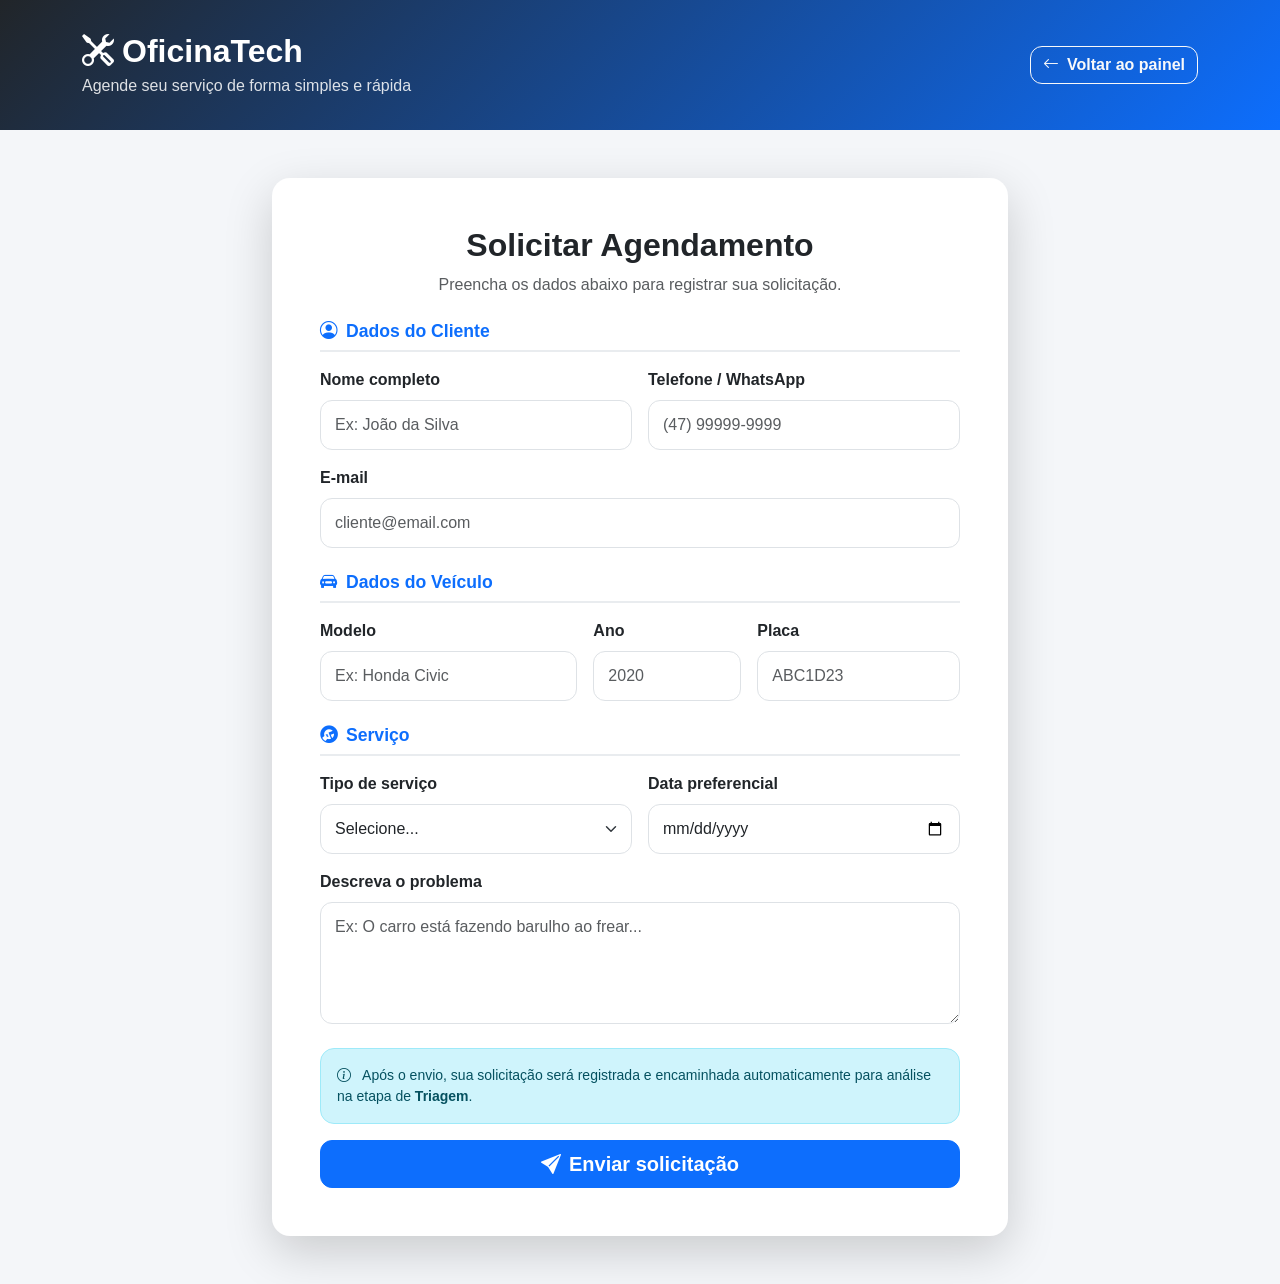
<file: pages/cliente.html>
<!DOCTYPE html>
<html lang="pt-BR">
<head>
  <meta charset="UTF-8" />
  <meta name="viewport" content="width=device-width, initial-scale=1.0" />
  <title>OficinaTech - Agendamento</title>

  <link
    href="https://cdn.jsdelivr.net/npm/bootstrap@5.3.3/dist/css/bootstrap.min.css"
    rel="stylesheet"
  />
  <link
    rel="stylesheet"
    href="https://cdn.jsdelivr.net/npm/bootstrap-icons@1.11.3/font/bootstrap-icons.min.css"
  />
  <link rel="stylesheet" href="../css/style-cliente.css" />
</head>
<body>

  <header class="topo-cliente">
    <div class="container">
      <div class="d-flex justify-content-between align-items-center flex-wrap gap-3">
        <div>
          <h1 class="mb-1">
            <i class="bi bi-tools me-2"></i>OficinaTech
          </h1>
          <p class="mb-0">Agende seu serviço de forma simples e rápida</p>
        </div>

        <a href="../pages/index.html" class="btn btn-outline-light">
          <i class="bi bi-arrow-left me-1"></i> Voltar ao painel
        </a>
      </div>
    </div>
  </header>

  <main class="py-5">
    <div class="container">
      <div class="row justify-content-center">
        <div class="col-lg-8">

          <div class="card shadow-lg border-0 card-agendamento">
            <div class="card-body p-4 p-md-5">

              <div class="text-center mb-4">
                <h2 class="fw-bold mb-2">Solicitar Agendamento</h2>
                <p class="text-muted mb-0">
                  Preencha os dados abaixo para registrar sua solicitação.
                </p>
              </div>

              <form id="formAgendamento" novalidate>
                <h5 class="titulo-secao">
                  <i class="bi bi-person-circle me-2"></i>Dados do Cliente
                </h5>

                <div class="row g-3 mb-4">
                  <div class="col-md-6">
                    <label for="nome" class="form-label">Nome completo</label>
                    <input
                      type="text"
                      class="form-control"
                      id="nome"
                      placeholder="Ex: João da Silva"
                      required
                    />
                    <div class="invalid-feedback">Informe o nome do cliente.</div>
                  </div>

                  <div class="col-md-6">
                    <label for="telefone" class="form-label">Telefone / WhatsApp</label>
                    <input
                      type="tel"
                      class="form-control"
                      id="telefone"
                      placeholder="(47) 99999-9999"
                      required
                    />
                    <div class="invalid-feedback">Informe o telefone.</div>
                  </div>

                  <div class="col-12">
                    <label for="email" class="form-label">E-mail</label>
                    <input
                      type="email"
                      class="form-control"
                      id="email"
                      placeholder="cliente@email.com"
                      required
                    />
                    <div class="invalid-feedback">Informe um e-mail válido.</div>
                  </div>
                </div>

                <h5 class="titulo-secao">
                  <i class="bi bi-car-front-fill me-2"></i>Dados do Veículo
                </h5>

                <div class="row g-3 mb-4">
                  <div class="col-md-5">
                    <label for="modelo" class="form-label">Modelo</label>
                    <input
                      type="text"
                      class="form-control"
                      id="modelo"
                      placeholder="Ex: Honda Civic"
                      required
                    />
                    <div class="invalid-feedback">Informe o modelo do veículo.</div>
                  </div>

                  <div class="col-md-3">
                    <label for="ano" class="form-label">Ano</label>
                    <input
                      type="number"
                      class="form-control"
                      id="ano"
                      placeholder="2020"
                      min="1950"
                      max="2100"
                      required
                    />
                    <div class="invalid-feedback">Informe o ano do veículo.</div>
                  </div>

                  <div class="col-md-4">
                    <label for="placa" class="form-label">Placa</label>
                    <input
                      type="text"
                      class="form-control text-uppercase"
                      id="placa"
                      placeholder="ABC1D23"
                      maxlength="8"
                      required
                    />
                    <div class="invalid-feedback">Informe a placa do veículo.</div>
                  </div>
                </div>

                <h5 class="titulo-secao">
                  <i class="bi bi-wrench-adjustable-circle-fill me-2"></i>Serviço
                </h5>

                <div class="row g-3 mb-4">
                  <div class="col-md-6">
                    <label for="tipoServico" class="form-label">Tipo de serviço</label>
                    <select class="form-select" id="tipoServico" required>
                      <option value="">Selecione...</option>
                      <option value="Troca de Óleo e Filtros">Troca de Óleo e Filtros</option>
                      <option value="Revisão Geral">Revisão Geral</option>
                      <option value="Suspensão e Freios">Suspensão e Freios</option>
                      <option value="Alinhamento e Balanceamento">Alinhamento e Balanceamento</option>
                      <option value="Bateria e Elétrica">Bateria e Elétrica</option>
                      <option value="Outro">Outro</option>
                    </select>
                    <div class="invalid-feedback">Selecione o tipo de serviço.</div>
                  </div>

                  <div class="col-md-6">
                    <label for="dataPreferencial" class="form-label">Data preferencial</label>
                    <input
                      type="date"
                      class="form-control"
                      id="dataPreferencial"
                      required
                    />
                    <div class="invalid-feedback">Informe a data preferencial.</div>
                  </div>

                  <div class="col-12">
                    <label for="descricao" class="form-label">Descreva o problema</label>
                    <textarea
                      class="form-control"
                      id="descricao"
                      rows="4"
                      placeholder="Ex: O carro está fazendo barulho ao frear..."
                      required
                    ></textarea>
                    <div class="invalid-feedback">Descreva o problema relatado.</div>
                  </div>
                </div>

                <div class="alert alert-info small">
                  <i class="bi bi-info-circle me-2"></i>
                  Após o envio, sua solicitação será registrada e encaminhada automaticamente para análise na etapa de <strong>Triagem</strong>.
                </div>

                <div class="d-grid">
                  <button type="submit" class="btn btn-primary btn-lg">
                    <i class="bi bi-send-fill me-2"></i>Enviar solicitação
                  </button>
                </div>
              </form>

              <div id="mensagemSucesso" class="alert alert-success mt-4 d-none">
                <h5 class="fw-bold mb-2">
                  <i class="bi bi-check-circle-fill me-2"></i>Solicitação enviada com sucesso!
                </h5>
                <p class="mb-2">
                  Seu pedido foi registrado e poderá ser analisado pela oficina.
                </p>
                <button id="btnNovoAgendamento" class="btn btn-success btn-sm">
                  Fazer novo agendamento
                </button>
              </div>

            </div>
          </div>

        </div>
      </div>
    </div>
  </main>

  <script src="../js/script-cliente.js"></script>
</body>
</html>
</file>
<file: css/style-cliente.css>
body {
  background: #f4f6f9;
  font-family: "Segoe UI", Tahoma, Geneva, Verdana, sans-serif;
  color: #212529;
}

.topo-cliente {
  background: linear-gradient(135deg, #212529, #0d6efd);
  color: #fff;
  padding: 32px 0;
}

.topo-cliente h1 {
  font-size: 2rem;
  font-weight: 700;
}

.topo-cliente p {
  color: rgba(255, 255, 255, 0.85);
}

.card-agendamento {
  border-radius: 18px;
}

.titulo-secao {
  font-size: 1.1rem;
  font-weight: 700;
  margin-bottom: 16px;
  padding-bottom: 8px;
  border-bottom: 2px solid #e9ecef;
  color: #0d6efd;
}

.form-label {
  font-weight: 600;
}

.form-control,
.form-select {
  border-radius: 12px;
  padding: 12px 14px;
}

.form-control:focus,
.form-select:focus {
  border-color: #0d6efd;
  box-shadow: 0 0 0 0.2rem rgba(13, 110, 253, 0.15);
}

.btn {
  border-radius: 12px;
  font-weight: 600;
}

.alert {
  border-radius: 14px;
}

@media (max-width: 768px) {
  .topo-cliente {
    text-align: center;
  }

  .topo-cliente .btn {
    width: 100%;
  }
}
</file>
